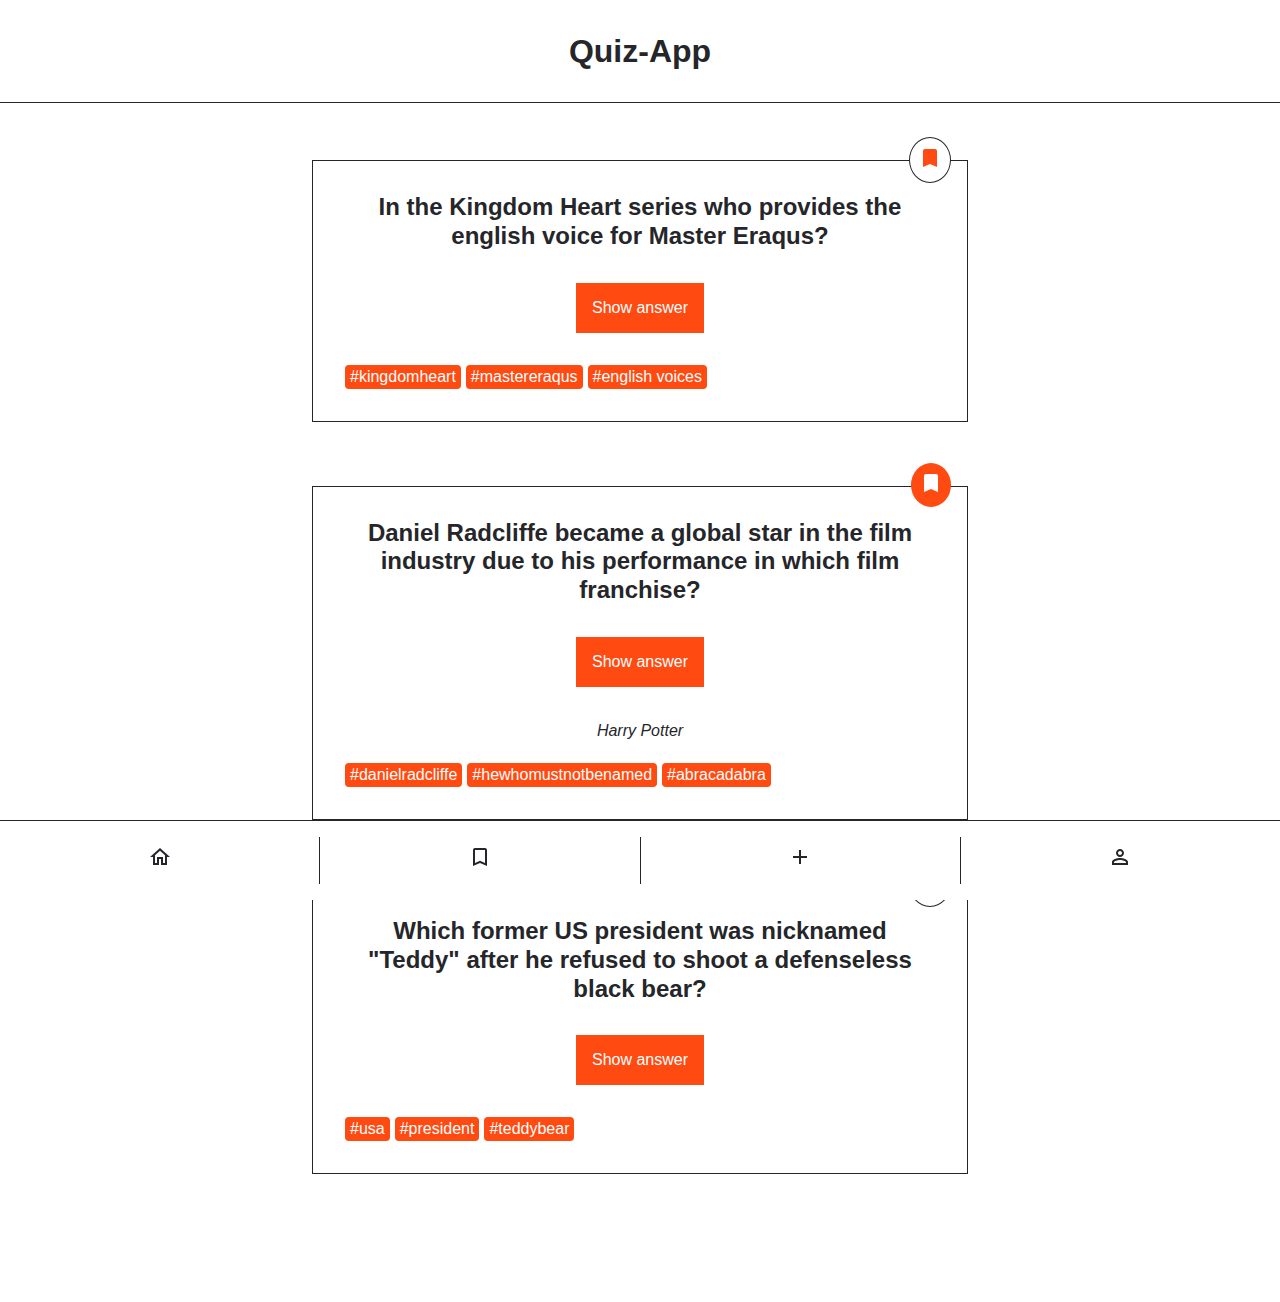
<file: index.html>
<!DOCTYPE html>
<html lang="en">
  <head>
    <meta charset="UTF-8" />
    <meta http-equiv="X-UA-Compatible" content="IE=edge" />
    <meta name="viewport" content="width=device-width, initial-scale=1.0" />
    <title>Quiz-App</title>
    <link rel="stylesheet" href="./styles.css" />
    <script src="./index.js" defer></script>
  </head>
  <body>
    <header class="header">
      <h1 class="header__title">Quiz-App</h1>
    </header>
    <main>
      <ul class="card-list">
        <!--
                FIRST CARD
              -->
        <li class="card-list__item">
          <article class="card">
            <h2 class="card__question">
              In the Kingdom Heart series who provides the english voice for
              Master Eraqus?
            </h2>
            <button
              class="card__button-answer"
              type="button"
              data-js="answer-button"
            >
              Show answer
            </button>
            <p class="card__answer" data-js="answer">Mark Hamill</p>
            <ul class="card__tag-list">
              <li class="card__tag-list-item">#kingdomheart</li>
              <li class="card__tag-list-item">#mastereraqus</li>
              <li class="card__tag-list-item">#english voices</li>
            </ul>
            <div class="card__button-bookmark">
              <button
                class="bookmark"
                aria-label="bookmark"
                type="button"
                data-js="button-bookmark"
              >
                <svg
                  class="bookmark__icon"
                  xmlns="http://www.w3.org/2000/svg"
                  height="24px"
                  viewbox="0 0 24 24"
                  width="24px"
                  fill="#000000"
                >
                  <path d="M0 0h24v24H0V0z" fill="none" />
                  <path
                    d="M17 3H7c-1.1 0-2 .9-2 2v16l7-3 7 3V5c0-1.1-.9-2-2-2z"
                  />
                </svg>
              </button>
            </div>
          </article>
        </li>
        <!--
                SECOND CARD
              -->
        <li class="card-list__item">
          <article class="card">
            <h2 class="card__question">
              Daniel Radcliffe became a global star in the film industry due to
              his performance in which film franchise?
            </h2>
            <button class="card__button-answer" type="button">
              Show answer
            </button>
            <p class="card__answer card__answer--active">Harry Potter</p>
            <ul class="card__tag-list">
              <li class="card__tag-list-item">#danielradcliffe</li>
              <li class="card__tag-list-item">#hewhomustnotbenamed</li>
              <li class="card__tag-list-item">#abracadabra</li>
            </ul>
            <div class="card__button-bookmark">
              <button
                class="bookmark bookmark--active"
                aria-label="bookmark"
                type="button"
              >
                <svg
                  class="bookmark__icon"
                  xmlns="http://www.w3.org/2000/svg"
                  height="24px"
                  viewbox="0 0 24 24"
                  width="24px"
                  fill="#000000"
                >
                  <path d="M0 0h24v24H0V0z" fill="none" />
                  <path
                    d="M17 3H7c-1.1 0-2 .9-2 2v16l7-3 7 3V5c0-1.1-.9-2-2-2z"
                  />
                </svg>
              </button>
            </div>
          </article>
        </li>
        <!--
                THIRD CARD
              -->
        <li class="card-list__item">
          <article class="card">
            <h2 class="card__question">
              Which former US president was nicknamed &quot;Teddy&quot; after he
              refused to shoot a defenseless black bear?
            </h2>
            <button class="card__button-answer" type="button">
              Show answer
            </button>
            <p class="card__answer">Theodore Roosevelt</p>
            <ul class="card__tag-list">
              <li class="card__tag-list-item">#usa</li>
              <li class="card__tag-list-item">#president</li>
              <li class="card__tag-list-item">#teddybear</li>
            </ul>
            <div class="card__button-bookmark">
              <button class="bookmark" type="button">
                <svg
                  class="bookmark__icon"
                  xmlns="http://www.w3.org/2000/svg"
                  height="24px"
                  viewbox="0 0 24 24"
                  width="24px"
                  fill="#000000"
                >
                  <path d="M0 0h24v24H0V0z" fill="none" />
                  <path
                    d="M17 3H7c-1.1 0-2 .9-2 2v16l7-3 7 3V5c0-1.1-.9-2-2-2z"
                  />
                </svg>
              </button>
            </div>
          </article>
        </li>
      </ul>
    </main>

    <nav class="navigation">
      <ul class="navigation__list">
        <li class="navigation__list-item">
          <a
            class="navigation__link"
            href="/index.html"
            aria-label="go to home page"
          >
            <svg
              xmlns="http://www.w3.org/2000/svg"
              height="24px"
              viewbox="0 0 24 24"
              width="24px"
              fill="#000000"
            >
              <path d="M0 0h24v24H0V0z" fill="none" />
              <path
                d="M12 5.69l5 4.5V18h-2v-6H9v6H7v-7.81l5-4.5M12 3L2 12h3v8h6v-6h2v6h6v-8h3L12 3z"
              />
            </svg>
          </a>
        </li>
        <li class="navigation__list-item">
          <a
            class="navigation__link"
            href="/bookmarks.html"
            aria-label="go to bookmarks page"
          >
            <svg
              xmlns="http://www.w3.org/2000/svg"
              height="24px"
              viewbox="0 0 24 24"
              width="24px"
              fill="#000000"
            >
              <path d="M0 0h24v24H0V0z" fill="none" />
              <path
                d="M17 3H7c-1.1 0-2 .9-2 2v16l7-3 7 3V5c0-1.1-.9-2-2-2zm0 15l-5-2.18L7 18V5h10v13z"
              />
            </svg>
          </a>
        </li>
        <li class="navigation__list-item">
          <a
            class="navigation__link"
            href="/form.html"
            aria-label="go to create a new card page"
          >
            <svg
              xmlns="http://www.w3.org/2000/svg"
              height="24px"
              viewbox="0 0 24 24"
              width="24px"
              fill="#000000"
            >
              <path d="M19 13h-6v6h-2v-6H5v-2h6V5h2v6h6v2z" />
            </svg>
          </a>
        </li>
        <li class="navigation__list-item">
          <a
            class="navigation__link"
            href="/profile.html"
            aria-label="go to profile page"
          >
            <svg
              xmlns="http://www.w3.org/2000/svg"
              height="24px"
              viewbox="0 0 24 24"
              width="24px"
              fill="#000000"
            >
              <path d="M0 0h24v24H0V0z" fill="none" />
              <path
                d="M12 6c1.1 0 2 .9 2 2s-.9 2-2 2-2-.9-2-2 .9-2 2-2m0 9c2.7 0 5.8 1.29 6 2v1H6v-.99c.2-.72 3.3-2.01 6-2.01m0-11C9.79 4 8 5.79 8 8s1.79 4 4 4 4-1.79 4-4-1.79-4-4-4zm0 9c-2.67 0-8 1.34-8 4v3h16v-3c0-2.66-5.33-4-8-4z"
              />
            </svg>
          </a>
        </li>
      </ul>
    </nav>
  </body>
</html>
</file>
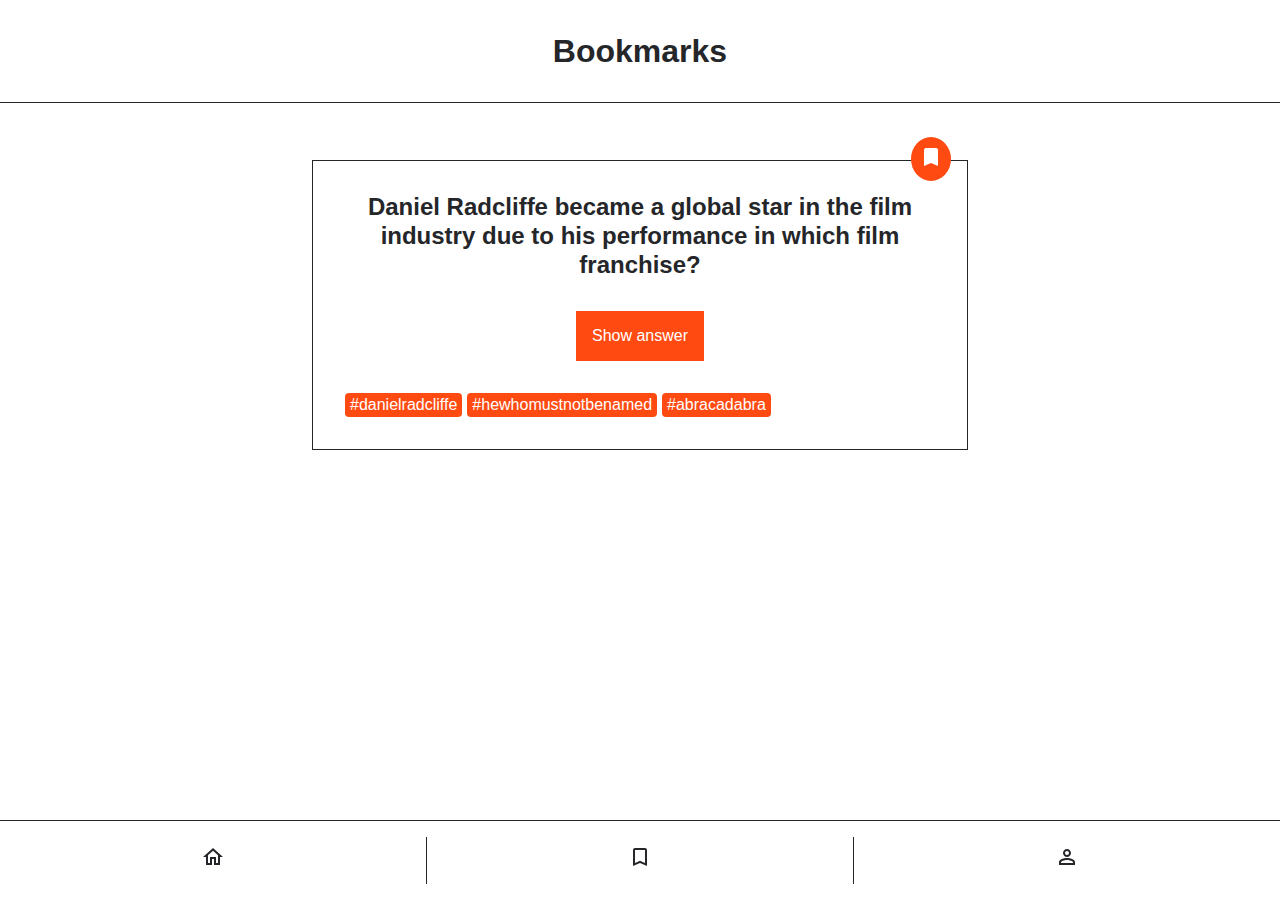
<file: bookmarks.html>
<!DOCTYPE html>
<html lang="en">
  <head>
    <meta charset="UTF-8" />
    <meta http-equiv="X-UA-Compatible" content="IE=edge" />
    <meta name="viewport" content="width=device-width, initial-scale=1.0" />
    <title>Quiz-App</title>
    <link rel="stylesheet" href="./styles.css" />
  </head>
  <body>
    <header class="header">
      <h1 class="header__title">Bookmarks</h1>
    </header>
    <main>
      <ul class="card-list">
        <li class="card-list__item">
          <article class="card">
            <h2 class="card__question">
              Daniel Radcliffe became a global star in the film industry due to
              his performance in which film franchise?
            </h2>
            <button class="card__button-answer" type="button">
              Show answer
            </button>
            <p class="card__answer">Harry Potter</p>
            <ul class="card__tag-list">
              <li class="card__tag-list-item">#danielradcliffe</li>
              <li class="card__tag-list-item">#hewhomustnotbenamed</li>
              <li class="card__tag-list-item">#abracadabra</li>
            </ul>
            <div class="card__button-bookmark">
              <button
                class="bookmark bookmark--active"
                aria-label="bookmark"
                type="button"
              >
                <svg
                  class="bookmark__icon"
                  xmlns="http://www.w3.org/2000/svg"
                  height="24px"
                  viewbox="0 0 24 24"
                  width="24px"
                  fill="#000000"
                >
                  <path d="M0 0h24v24H0V0z" fill="none" />
                  <path
                    d="M17 3H7c-1.1 0-2 .9-2 2v16l7-3 7 3V5c0-1.1-.9-2-2-2z"
                  />
                </svg>
              </button>
            </div>
          </article>
        </li>
      </ul>
    </main>

    <nav class="navigation">
      <ul class="navigation__list">
        <li class="navigation__list-item">
          <a
            class="navigation__link"
            href="/index.html"
            aria-label="go to home page"
          >
            <svg
              xmlns="http://www.w3.org/2000/svg"
              height="24px"
              viewbox="0 0 24 24"
              width="24px"
              fill="#000000"
            >
              <path d="M0 0h24v24H0V0z" fill="none" />
              <path
                d="M12 5.69l5 4.5V18h-2v-6H9v6H7v-7.81l5-4.5M12 3L2 12h3v8h6v-6h2v6h6v-8h3L12 3z"
              />
            </svg>
          </a>
        </li>
        <li class="navigation__list-item">
          <a
            class="navigation__link"
            href="/bookmarks.html"
            aria-label="go to bookmarks page"
          >
            <svg
              xmlns="http://www.w3.org/2000/svg"
              height="24px"
              viewbox="0 0 24 24"
              width="24px"
              fill="#000000"
            >
              <path d="M0 0h24v24H0V0z" fill="none" />
              <path
                d="M17 3H7c-1.1 0-2 .9-2 2v16l7-3 7 3V5c0-1.1-.9-2-2-2zm0 15l-5-2.18L7 18V5h10v13z"
              />
            </svg>
          </a>
        </li>
        <li class="navigation__list-item">
          <a
            class="navigation__link"
            href="/profile.html"
            aria-label="go to profile page"
          >
            <svg
              xmlns="http://www.w3.org/2000/svg"
              height="24px"
              viewbox="0 0 24 24"
              width="24px"
              fill="#000000"
            >
              <path d="M0 0h24v24H0V0z" fill="none" />
              <path
                d="M12 6c1.1 0 2 .9 2 2s-.9 2-2 2-2-.9-2-2 .9-2 2-2m0 9c2.7 0 5.8 1.29 6 2v1H6v-.99c.2-.72 3.3-2.01 6-2.01m0-11C9.79 4 8 5.79 8 8s1.79 4 4 4 4-1.79 4-4-1.79-4-4-4zm0 9c-2.67 0-8 1.34-8 4v3h16v-3c0-2.66-5.33-4-8-4z"
              />
            </svg>
          </a>
        </li>
      </ul>
    </nav>
  </body>
</html>
</file>
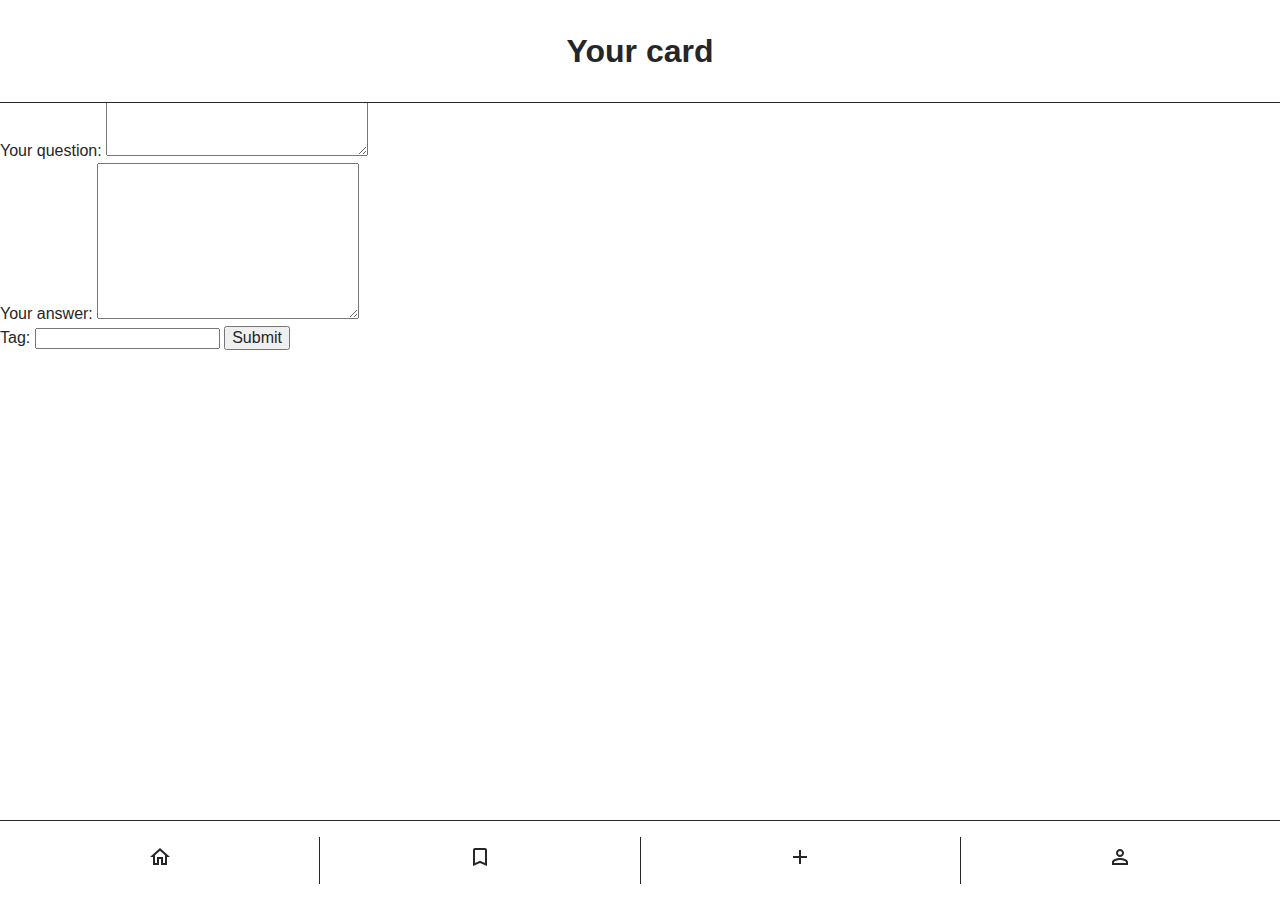
<file: form.html>
<!DOCTYPE html>
<html lang="en">
  <head>
    <meta charset="UTF-8" />
    <meta http-equiv="X-UA-Compatible" content="IE=edge" />
    <meta name="viewport" content="width=device-width, initial-scale=1.0" />
    <title>Quiz-App</title>
    <link rel="stylesheet" href="./styles.css" />
    <script src="./components/form/form.js" defer></script>
  </head>
  <body>
    <header class="header">
      <h1 class="header__title">Your card</h1>
    </header>
    <main>
      <section class="newcard">
        <form class="newcard__form" data-js="newcard-form">
          <label class="newcard__label" for="your-question"
            >Your question:</label
          >
          <textarea
            name="question"
            id="your-question"
            cols="30"
            rows="10"
            data-js="your-question"
            maxlength="150"
          ></textarea>
          <p data-js="counter-question"></p>
          <label class="newcard__label" for="your-answer">Your answer:</label>
          <textarea
            name="answer"
            id="your-answer"
            cols="30"
            rows="10"
            data-js="your-answer"
            maxlength="150"
          ></textarea>
          <p data-js="counter-answer"></p>
          <label class="newcard__label" for="your-tag">Tag:</label>
          <input
            type="text"
            id="your-tag"
            name="tag"
            data-js="your-tag"
            maxlength="150"
          />
          <button type="submit" class="newcard__button" data-js="submit-button">
            Submit
          </button>
        </form>
      </section>
      <ul class="card-list" data-js="card-list"></ul>
    </main>
    <nav class="navigation">
      <ul class="navigation__list">
        <li class="navigation__list-item">
          <a
            class="navigation__link"
            href="/index.html"
            aria-label="go to home page"
          >
            <svg
              xmlns="http://www.w3.org/2000/svg"
              height="24px"
              viewbox="0 0 24 24"
              width="24px"
              fill="#000000"
            >
              <path d="M0 0h24v24H0V0z" fill="none" />
              <path
                d="M12 5.69l5 4.5V18h-2v-6H9v6H7v-7.81l5-4.5M12 3L2 12h3v8h6v-6h2v6h6v-8h3L12 3z"
              />
            </svg>
          </a>
        </li>
        <li class="navigation__list-item">
          <a
            class="navigation__link"
            href="/bookmarks.html"
            aria-label="go to bookmarks page"
          >
            <svg
              xmlns="http://www.w3.org/2000/svg"
              height="24px"
              viewbox="0 0 24 24"
              width="24px"
              fill="#000000"
            >
              <path d="M0 0h24v24H0V0z" fill="none" />
              <path
                d="M17 3H7c-1.1 0-2 .9-2 2v16l7-3 7 3V5c0-1.1-.9-2-2-2zm0 15l-5-2.18L7 18V5h10v13z"
              />
            </svg>
          </a>
        </li>
        <li class="navigation__list-item">
          <a
            class="navigation__link"
            href="/form.html"
            aria-label="go to create a new card page"
          >
            <svg
              xmlns="http://www.w3.org/2000/svg"
              height="24px"
              viewbox="0 0 24 24"
              width="24px"
              fill="#000000"
            >
              <path d="M0 0h24v24H0z" fill="none" />
              <path d="M19 13h-6v6h-2v-6H5v-2h6V5h2v6h6v2z" />
            </svg>
          </a>
        </li>
        <li class="navigation__list-item">
          <a
            class="navigation__link"
            href="/profile.html"
            aria-label="go to profile page"
          >
            <svg
              xmlns="http://www.w3.org/2000/svg"
              height="24px"
              viewbox="0 0 24 24"
              width="24px"
              fill="#000000"
            >
              <path d="M0 0h24v24H0V0z" fill="none" />
              <path
                d="M12 6c1.1 0 2 .9 2 2s-.9 2-2 2-2-.9-2-2 .9-2 2-2m0 9c2.7 0 5.8 1.29 6 2v1H6v-.99c.2-.72 3.3-2.01 6-2.01m0-11C9.79 4 8 5.79 8 8s1.79 4 4 4 4-1.79 4-4-1.79-4-4-4zm0 9c-2.67 0-8 1.34-8 4v3h16v-3c0-2.66-5.33-4-8-4z"
              />
            </svg>
          </a>
        </li>
      </ul>
    </nav>
  </body>
</html>
</file>
<file: styles.css>
@import "./global.css";

@import "./components/bookmark/bookmark.css";
@import "./components/card-list/card-list.css";
@import "./components/card/card.css";
@import "./components/header/header.css";
@import "./components/navigation/navigation.css";
@import "./components/profile/profile.css";
@import "./components/counter-list/counter-list.css";
</file>
